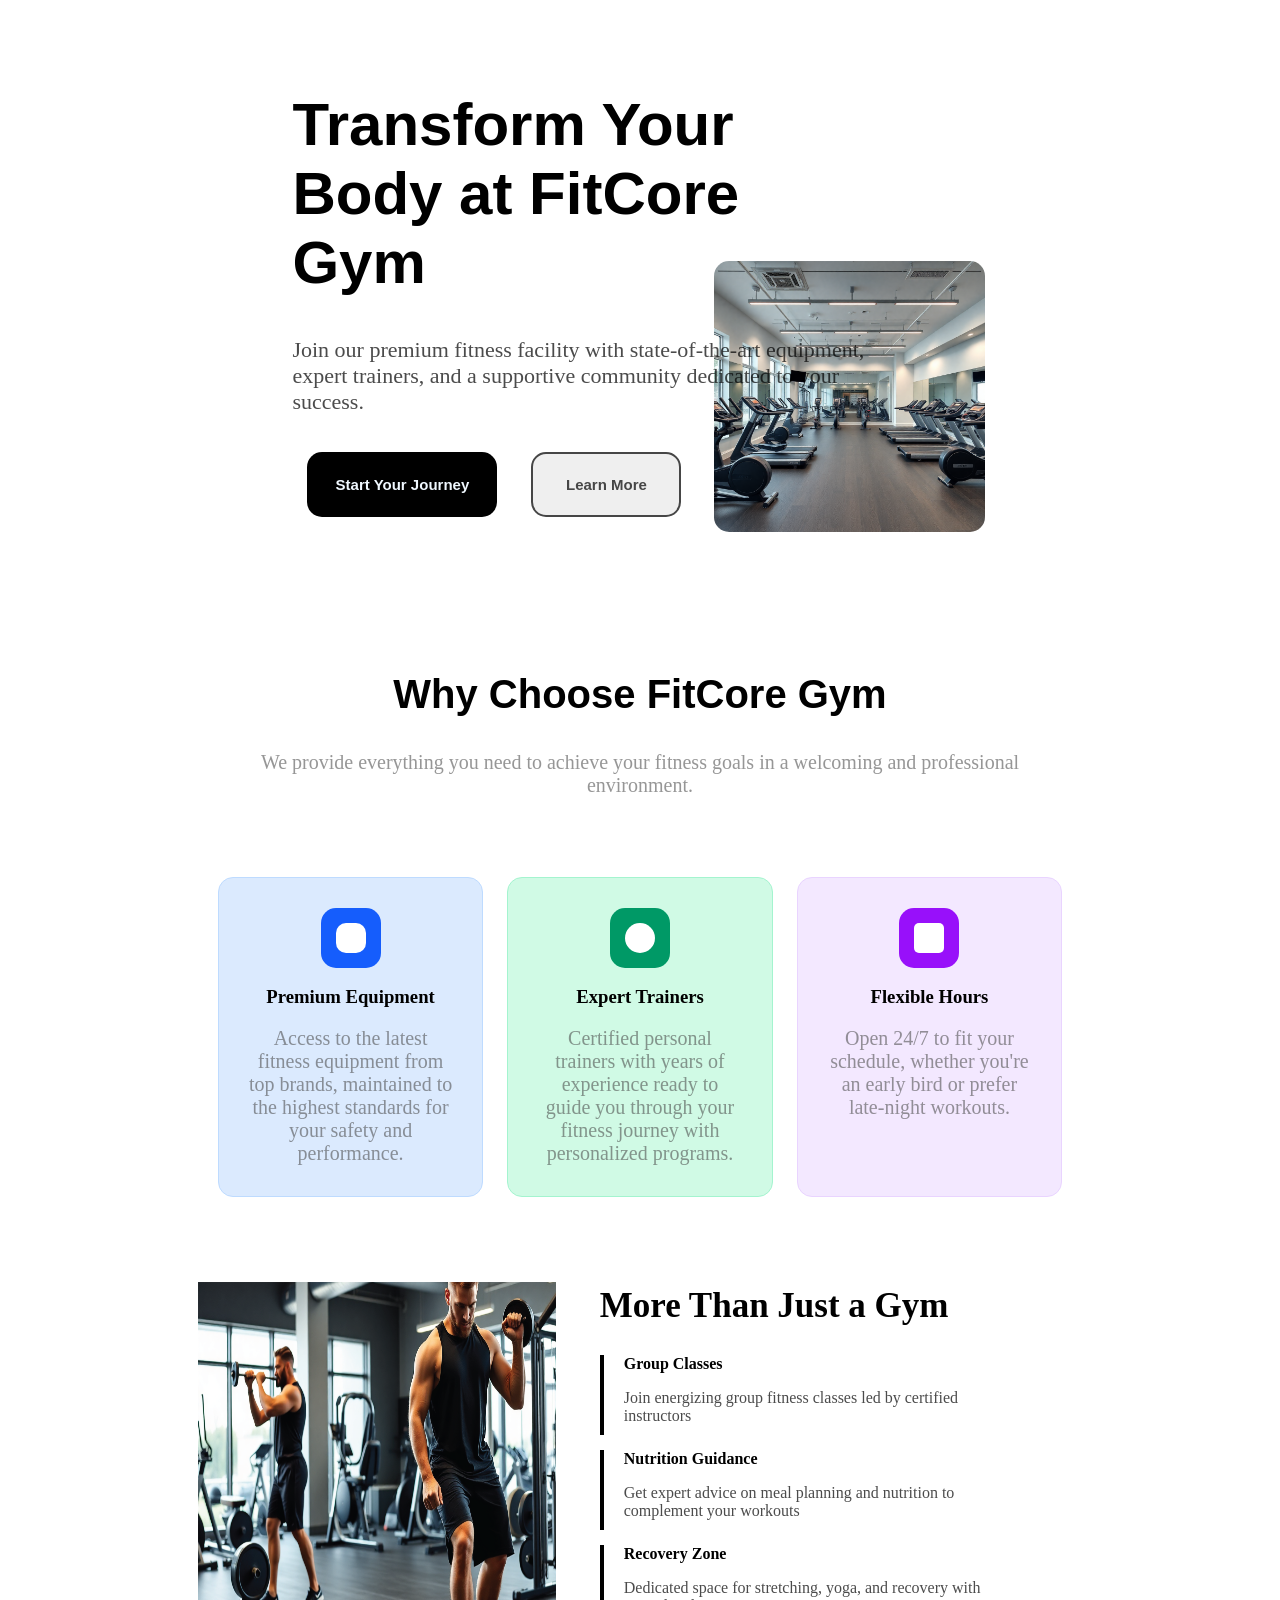
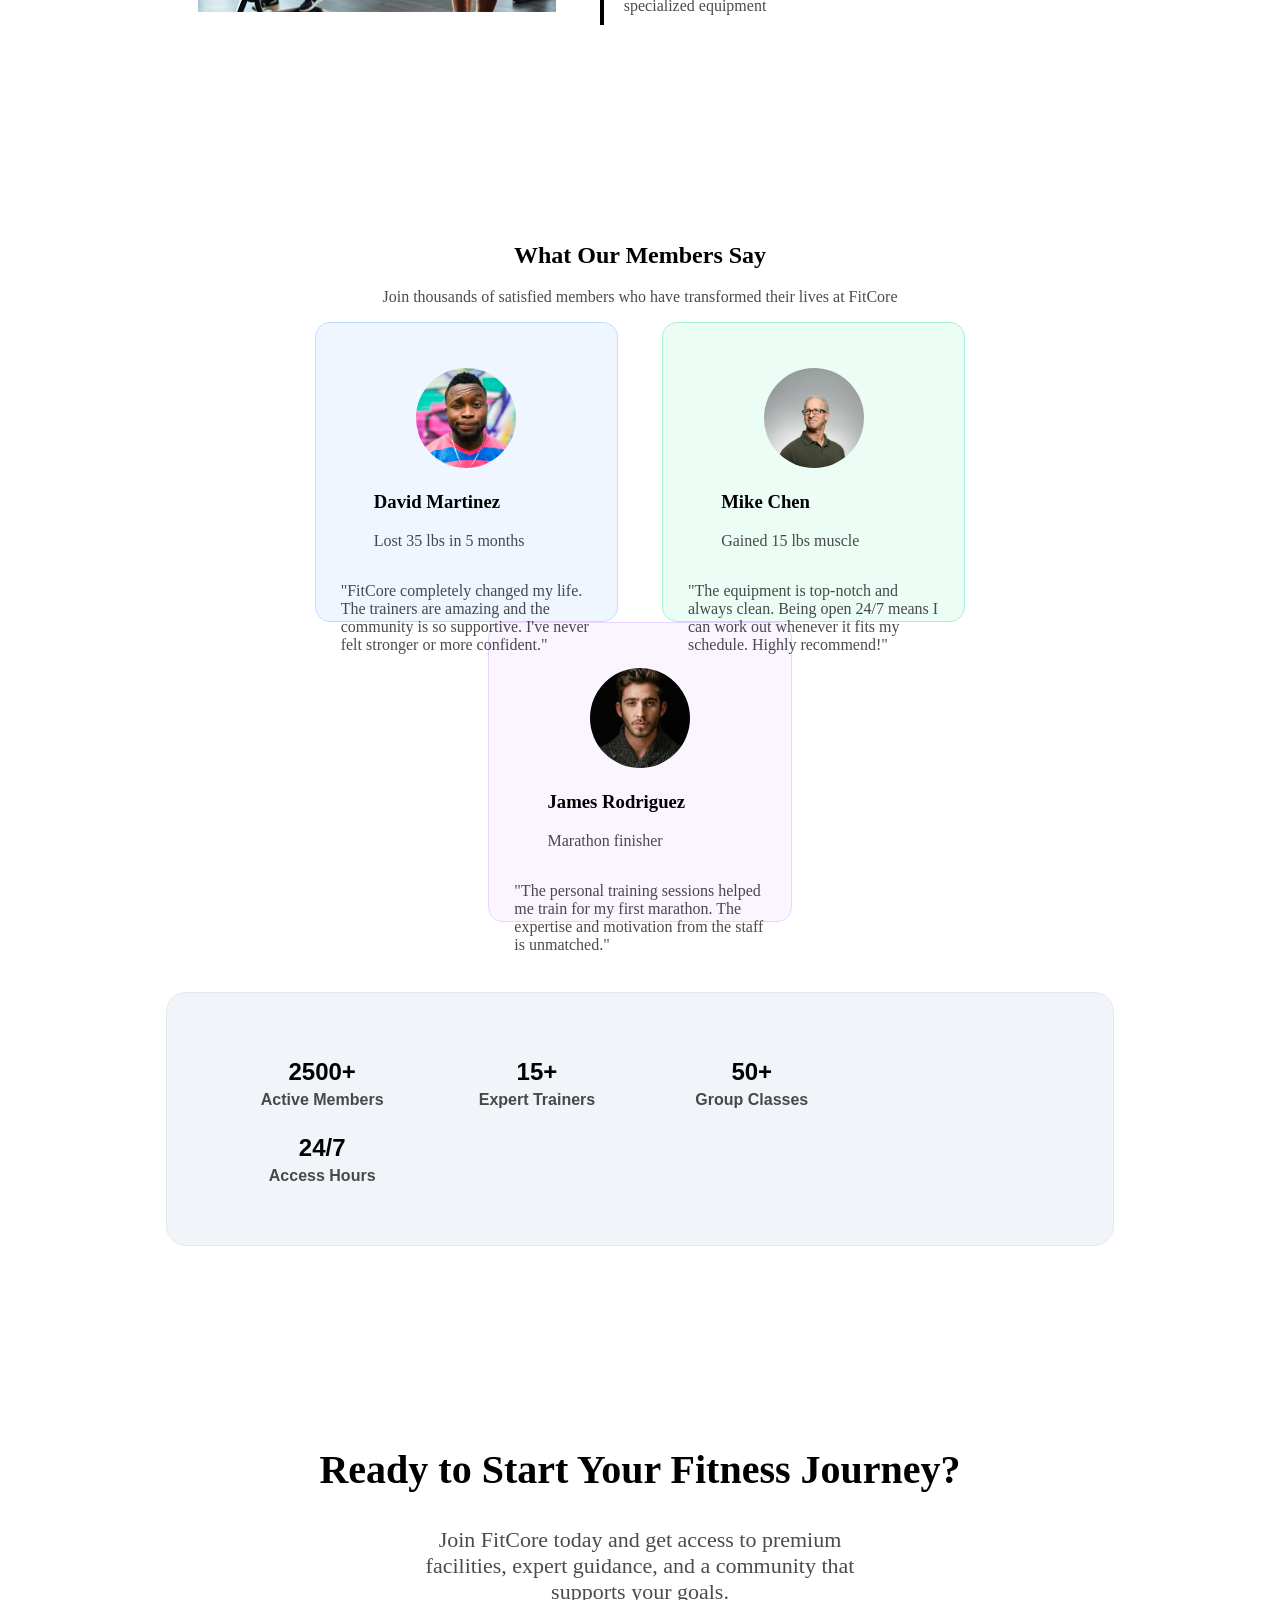
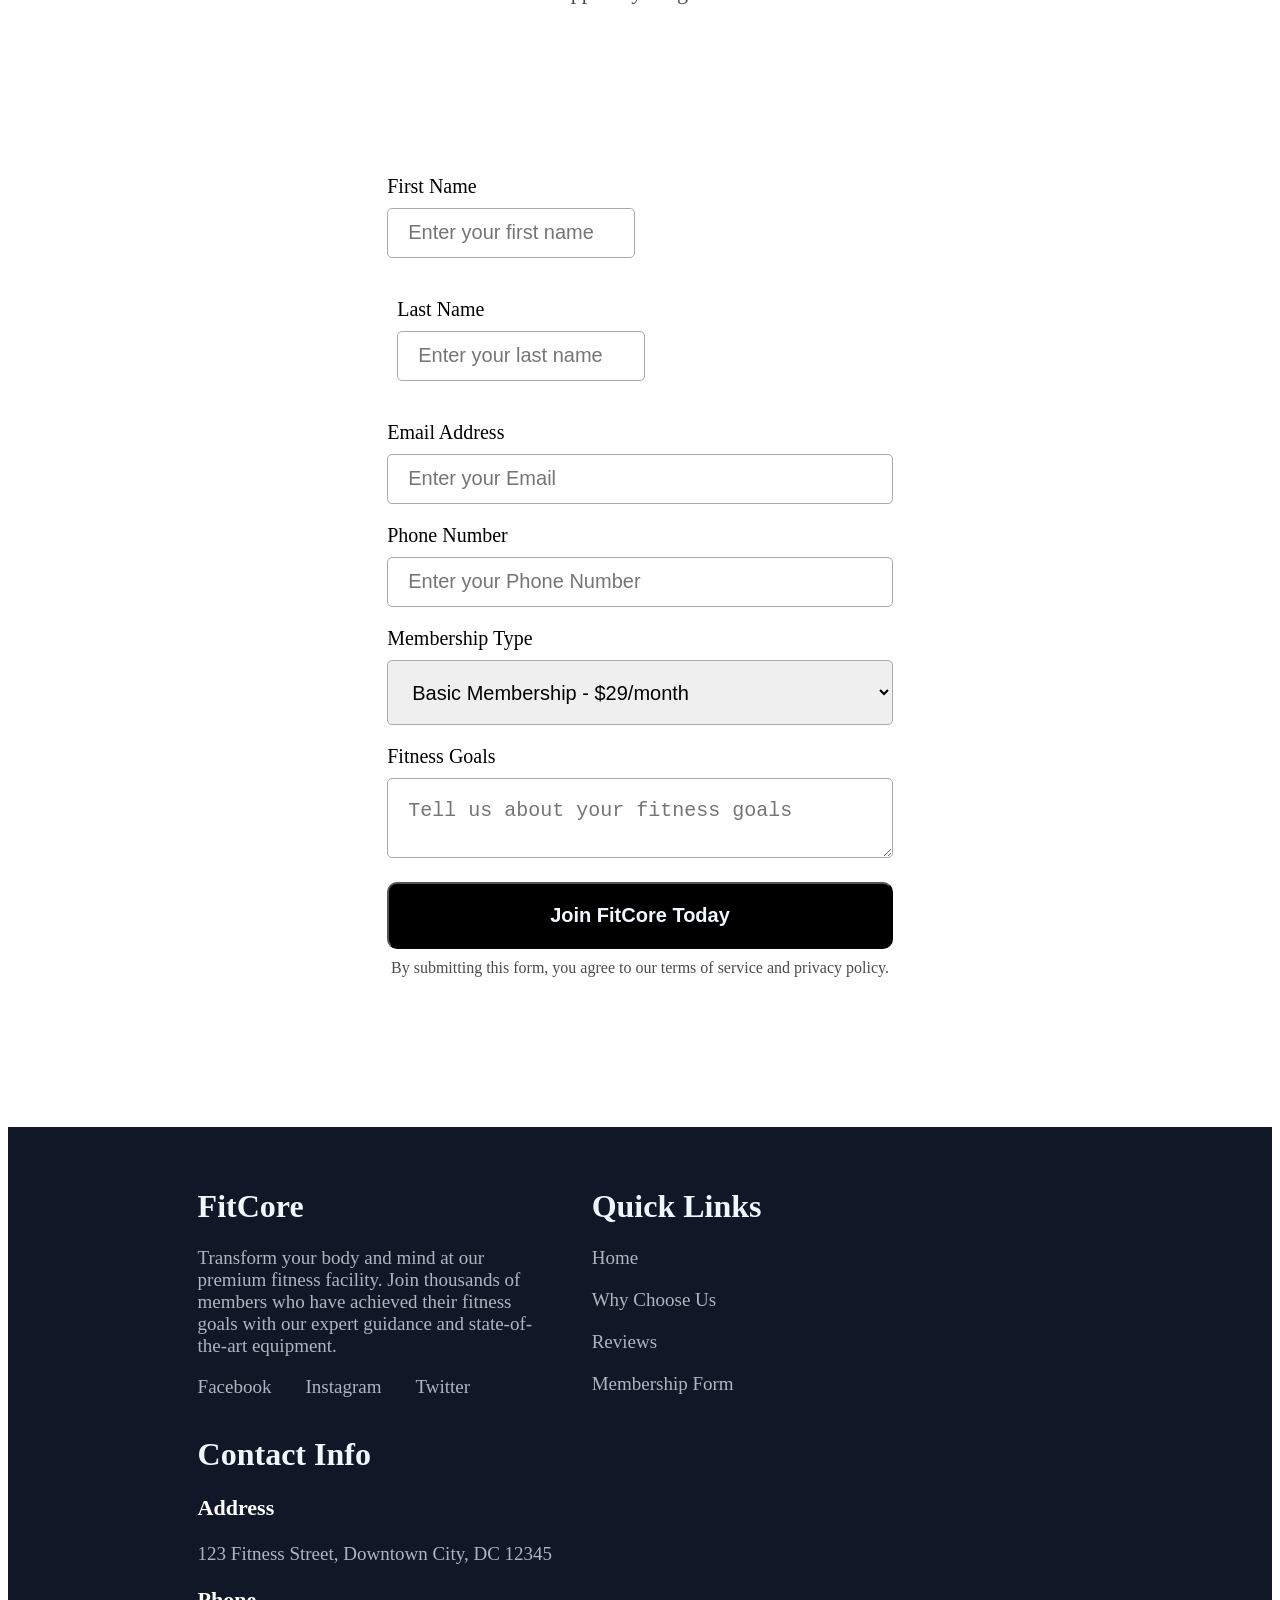
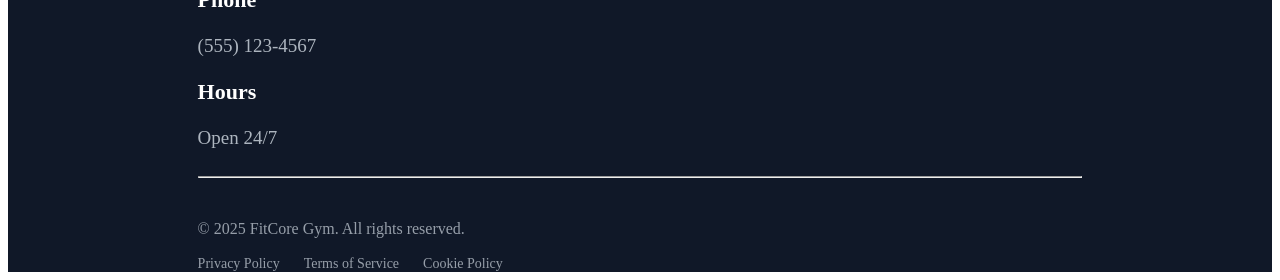
<file: index.html>
<!DOCTYPE html>
<html lang="en">
<head>
    <meta charset="UTF-8">
    <meta name="viewport" content="width=device-width, initial-scale=1.0">
    <title>Page landing (Gym Assignment)</title>
    <link rel="stylesheet" href="./style.css">
</head>
<body>
    <header id="main-header">
        <div class="writings">
        <h1>Transform Your Body at FitCore Gym</h1>
        <p>Join our premium fitness facility with state-of-the-art equipment, expert trainers, and a supportive community dedicated to your success.</p>
        <div class="buttons">
            <button class="first-btn">Start Your Journey</button>
            <button class="second-btn">Learn More</button>
        </div>
        </div>
        <img src="./Images/hero-section-img.png" alt="" width="380">
    </header>

    <main>
        <article>
            <div class="why-fitcore-gym">
                <h1 id="why?">Why Choose FitCore Gym</h1>
                <p>We provide everything you need to achieve your fitness goals in a welcoming and professional environment.</p>
                
                    <div id="boxes-parent">
                        <div class="boxes" id="premium-equipment">
                        <div><div></div></div>
                        <h3>Premium Equipment</h3>
                        <p>Access to the latest fitness equipment from top brands, maintained to the highest standards for your safety and performance.</p>
                    </div>
                    <div class="boxes" id="expert-trainers">
                        <div><div></div></div>
                        <h3>Expert Trainers</h3>
                        <p>Certified personal trainers with years of experience ready to guide you through your fitness journey with personalized programs.</p>
                    </div>
                    <div class="boxes" id="flexible-hours">
                        <div><div></div></div>
                        <h3>Flexible Hours</h3>
                        <p>Open 24/7 to fit your schedule, whether you're an early bird or prefer late-night workouts.</p>
                    </div>
                    </div>        
            </div>

            <div class="more-than-a-gym">
              <div class="container">
                  <div class="img"><img src="./Images/why-choose-us.png" alt="" width="400"></div>
                <div class="writings">
                    <h2>More Than Just a Gym</h2>
                    <div class="heads">
                        <h4>Group Classes</h4>
                        <p>Join energizing group fitness classes led by certified instructors</p>
                    </div>
                    <div class="heads">
                        <h4>Nutrition Guidance</h4>
                        <p>Get expert advice on meal planning and nutrition to complement your workouts</p>
                    </div>
                    <div class="heads">
                        <h4>Recovery Zone</h4>
                        <p>Dedicated space for stretching, yoga, and recovery with specialized equipment</p>
                    </div>
                </div>
              </div>
            </div>

            <div class="members-say">
                <h1 id="reviews">What Our Members Say</h1>
                <p>Join thousands of satisfied members who have transformed their lives at FitCore</p>
                <div class="members">
                    <div class="member">
                        <div class="personal-img"><img src="./Images/avatar-1.jpg" alt=""></div>
                        <div class="member-info">
                        <h3>David Martinez</h3>
                        <p>Lost 35 lbs in 5 months</p>
                        </div>
                        <p>"FitCore completely changed my life. The trainers are amazing and the community is so supportive. I've never felt stronger or more confident."</p>
                    </div>
                    <div class="member">
                        <div class="personal-img"><img src="./Images/avatar-2.jpg" alt=""></div>
                        <div class="member-info">
                        <h3>Mike Chen</h3>
                        <p>Gained 15 lbs muscle</p>
                        </div>
                        <p>"The equipment is top-notch and always clean. Being open 24/7 means I can work out whenever it fits my schedule. Highly recommend!"</p>
                    </div>
                    <div class="member">
                        <div class="personal-img"><img src="./Images/avatar-3.jpg" alt=""></div>
                        <div class="member-info">
                        <h3>James Rodriguez</h3>
                        <p>Marathon finisher</p>
                        </div>
                        <p>"The personal training sessions helped me train for my first marathon. The expertise and motivation from the staff is unmatched."</p>
                    </div>
                </div>
            </div>

            <div class="statistics">
                <div>
                    <h1>2500+</h1>
                    <p>Active Members</p>
                </div>
                <div>
                    <h1>15+</h1>
                    <p>Expert Trainers</p>
                </div>
                <div>
                    <h1>50+</h1>
                    <p>Group Classes</p>
                </div>
                <div>
                    <h1>24/7</h1>
                    <p>Access Hours</p>
                </div>
            </div>
        </article>

        <section>
            <div class="ready-to-start">
                <h1>Ready to Start Your Fitness Journey?</h1>
                <p>Join FitCore today and get access to premium facilities, expert guidance, and a community that supports your goals.</p>
            </div>


            <div class="application" id="gym-form">
                <form action="#">
                    <div class="name">
                        <label for="first-name">First Name</label>
                        <input type="text" name="first-name" id="first-name" placeholder="Enter your first name">
                    </div>
                    <div class="name">
                        <label for="last-name">Last Name</label>
                        <input type="text" name="last-name" id="last-name" placeholder="Enter your last name">
                    </div>
                    <div class="email">
                        <label for="email-address">Email Address</label>
                        <input type="email" name="email-address" id="email-address" placeholder="Enter your Email">
                    </div>
                    <div class="phone">
                        <label for="phone-number">Phone Number</label>
                        <input type="tel" name="phone-number" id="phone-number" placeholder="Enter your Phone Number">
                    </div>
                    <div class="membership">
                        <label for="membership-type">Membership Type</label>
                        <select name="membership-type" id="membership-type">
                            <option value="Basic Membership - $29/month">Basic Membership - $29/month</option>
                            <option value="Premium Membership - $49/month">Premium Membership - $49/month</option>
                            <option value="VIP Membership - $79/month">VIP Membership - $79/month</option>
                        </select>
                    </div>
                    <div class="fitness">
                        <label for="fitness-goals">Fitness Goals</label>
                        <textarea type="text" name="fitness-goals" id="fitness-goals" placeholder="Tell us about your fitness goals"></textarea>
                    </div>
                    <button>Join FitCore Today</button>
                </form>
                <p>By submitting this form, you agree to our terms of service and privacy policy.</p>
            </div>
        </section>

        <footer>
            <div class="container">
                <div class="fit-core">
                    <h1>FitCore</h1>
                    <p>Transform your body and mind at our premium fitness facility. Join thousands of members who have achieved their fitness goals with our expert guidance and state-of-the-art equipment.</p>
                    <a target="_blank" href="https://www.facebook.com/">Facebook</a>
                    <a target="_blank" href="https://www.instagram.com/">Instagram</a>
                    <a target="_blank" href="https://x.com/">Twitter</a>
                </div>
                <div class="links">
                    <h1>Quick Links</h1>
                    <div><a href="#main-header">Home</a></div>
                    <div><a href="#why?">Why Choose Us</a></div>
                    <div><a href="#reviews">Reviews</a></div>
                    <div><a href="#gym-form">Membership Form</a></div>
                </div>
                <div class="contact-info">
                    <h1>Contact Info</h1>
                    <p>Address</p>
                    <p>123 Fitness Street, Downtown City, DC 12345</p>
                    <p>Phone</p>
                    <p>(555) 123-4567</p>
                    <p>Hours</p>
                    <p>Open 24/7</p>
                </div>
                <hr><br>
                <div class="foot">
                    <div class="rights"><p>© 2025 FitCore Gym. All rights reserved.</p></div>
                    <div class="foot-links">
                        <a href="">Privacy Policy</a>
                        <a href="">Terms of Service</a>
                        <a href="">Cookie Policy</a>
                    </div>
                </div>
            </div>
        </footer>
    </main>
    
</body>
</html>
</file>
<file: style.css>
*{
    box-sizing: border-box;
    /* margin: 0; */
}
html {
  scroll-behavior: smooth;
}

p{
    opacity: 0.7;
}

header{
    width: 55%;
    margin: auto;
    margin-top: 50px;
    .writings{
    display: inline-block;
    width: 60%;
        h1{
            width: 450px;
            font-family: 'Franklin Gothic Medium', 'Arial Narrow', Arial, sans-serif;
            font-size: 60px;
        }
        p{
            font-size: 22px;
            width: 580px;
        }
        .buttons{
            button{
                width: 190px;
                height: 65px;
                /* padding: 25px; */
                font-size: 15px;
                font-weight: bolder;
                border-radius: 15px;
                margin: 15px;
                    border: 2px rgb(70, 70, 70) solid;
                    color: rgb(70, 70, 70);
                &:hover{
                    cursor: pointer;
                }
                &:first-child{
                    background-color: black;
                    color: aliceblue;
                border: black;
            }
            &:last-child{
                width: 150px;
            }
            }
        }
    }
    img{
        border-radius: 15px;
        width: 39%;
        vertical-align: bottom;
    }
}



main{
    article{
        margin-top: 140px;
        .why-fitcore-gym{
            text-align: center;
            width: 70%;
            margin: auto;
            h1{
                font-family: 'Franklin Gothic Medium', 'Arial Narrow', Arial, sans-serif;
                font-size: 40px;
            }
            p{
                /* font-family: 'Franklin Gothic Medium', 'Arial Narrow', Arial, sans-serif; */
                font-size: 20px;
                width: 800px;
                margin: auto;
                margin-bottom: 70px;
                color: rgb(70, 70, 70, 0.8);
            }
            #boxes-parent{
             margin: auto;
             /* background-color: blue; */
             height: 320px;
            .boxes{
                background-color: aqua;
                display: inline-block;
                width: 30%;
                height: 100%;
                padding: 30px;
                margin: 10px;
                vertical-align: top;
                border-radius: 15px;
                div{
                    width: 60px;
                    height: 60px;
                    margin: auto;
                    background-color: brown;
                    position: relative;
                    border-radius: 15px;
                    div{
                        width: 50%;
                        height: 50%;
                        background-color: white;
                        position: absolute; left: 25%; top: 25%;
                        border-radius: 0;
                        
                    }
                }
                /* h3{
                } */
                p{
                    /* background-color: bisque; */
                    display: inline;
                }
             }
             #premium-equipment{
                background-color: rgb(219, 234, 254);
                border: 1px solid rgb(190, 219, 255);
                div{
                    background-color: rgb(21, 93, 252);
                    div{
                        background-color: white;
                        border-radius: 10px;
                    }
                }
             }
             #expert-trainers{
                background-color: rgb(208, 250, 229);
                border: 1px solid rgb(164, 244, 207);
                div{
                    background-color: rgb(0, 153, 102);
                    div{
                        background-color: white;
                        border-radius: 50%;
                    }
                }
             }
             #flexible-hours{
                background-color: rgb(243, 232, 255);
                border: 1px solid rgb(233, 212, 255);
                div{
                    background-color: rgb(152, 16, 250);
                    div{
                        background-color: white;
                        border-radius: 5px;
                    }
                }
             }
            }
        }
        .more-than-a-gym{
            /* background-color: aqua; */
            margin: 70px auto 0px;
            width: 70%;
            .container{
                margin: auto;
                /* background-color: blue; */
                width: 100%;
                height: 330px;
                margin: auto;
                    div{
                    /* background-color: brown; */
                    display: inline-block;
                    width: 45%;
                    height: 100%;
                    vertical-align: top;
                    }
                    .img{
                        /* background-color: aqua; */
                        img{
                            margin: 25px auto;
                            width: 90%;
                            height: 100%;
                        }
                    }
            .writings{
                /* background-color: chartreuse; */
                height: 80%;
                h2{
                    font-size: 35px;
                    /* height: 10px; */
                    /* background-color: aliceblue; */
                }
                .heads{
                    display: inline-block;
                    /* background-color: blueviolet; */
                    border-left: 4px solid black;
                    margin-bottom: 15px;
                    padding-left: 20px;
                    width: 100%;
                    height: 80px;
                    /* border: 1px solid black; */
                    h4{
                        margin: 0;
                        /* color: aliceblue; */
                        width: 100%;
                    }
                    p{
                        width: 100%;
                    }
                }
            }
            }
        }

        .members-say{
            /* background-color: aqua; */
            margin-top: 255px;
            text-align: center;
            .members{
                width: 80%;
                margin: auto;
                .member{
                    border: 2px solid black;
                    display: inline-block;
                    width: 30%;
                    height: 300px;
                    vertical-align: top;
                    margin: 0 20px;
                    border-radius: 15px;
                    padding: 45px 25px;
                    .personal-img{
                        display: inline-block;
                        vertical-align: top;
                        img{
                            width: 100px;
                            border-radius: 50%;
                        }
                    }
                    .member-info{
                        display: inline-block;
                        /* background-color: blueviolet; */
                        width: 200px;
                        margin-left: 15px;
                        h3{
                            width: 100%;
                            text-align: start;
                        }
                        p{
                            width: 100%;
                            text-align: start;
                        }
                    }
                    p{
                        width: 100%;
                        text-align: start;
                    }
                }
                .member:first-child{
                    background-color: rgb(239, 246, 255);
                    border: 1px solid rgb(195, 222, 255);
                }
                .member:nth-child(2){
                    background-color: rgb(236, 253, 245);
                    border: 1px solid rgb(164, 244, 207);
                }
                .member:last-child{
                    background-color: rgb(250, 245, 255);
                    border: 1px solid rgb(233, 212, 255);
                }
            }
        }
        .statistics{
            width: 75%;
            margin: 70px auto;
            border-radius: 20px;
            background-color: rgb(241, 245, 249);
            border: 1px solid rgb(226, 232, 240);
            padding: 50px;
            font-family: Verdana, Geneva, Tahoma, sans-serif;
            font-weight: 900;
            div{
                display: inline-block;
                width: 22.5%;
                margin: 10px;
                text-align: center;
                h1{
                    margin: 5px;
                }
                p{
                    margin: 0;
                }
            }
        }

    }
    section{
        margin-top: 200px;
        .ready-to-start{
            width: 70%;
            margin: auto;
            text-align: center;
            h1{
                font-size: 40px;
            }
            p{
                font-size: 22px;
                width: 50%;
                margin: auto;
                opacity: 0.7;
            }
        }
            .application{
        /* background-color: aqua; */
        width: 40%;
        margin: 150px auto;
        div{
            /* background-color: red; */
            margin: 20px 0;
            label{
                display: block;
                font-size: 20px;
                margin-bottom: 10px;
            }
            input{
                width: 100%;
                height: 50px;
                padding: 20px;
                font-size: 20px;
                border-radius: 5px;
                border: 1px solid darkgray;
            }
            select{
                width: 100%;
                height: 65px;
                padding: 20px;
                font-size: 20px;
                border-radius: 5px;
                border: 1px solid darkgray;
            }
            textarea{
                                width: 100%;
                height: 80px;
                padding: 20px;
                font-size: 20px;
                border-radius: 5px;
                border: 1px solid darkgray;
            }
        }
        .name{
            display: inline-block;
            width: 49%;
        }
        .name:nth-child(2){
            margin-left: 10px;
        }
        button{
            background-color: black;
            color: aliceblue;
            padding: 20px;
            width: 100%;
            border-radius: 10px;
            font-size: 20px;
            font-weight: 700;
        }
        p{
            text-align: center;
            margin-top: 10px;
        }
    }
    }

    footer{
        background-color: rgb(16, 24, 40);
        color: aliceblue;
        p{
            font-size: 19px;
        }
        a{
            font-size: 19px;

        }
        .container{
            
            width: 70%;
            margin: auto;
            padding-top: 40px;
            div{
                display: inline-block;
            }
            .fit-core{
                vertical-align: top;
                margin-right: 45px;
                width: 39%;
                p{
                    opacity: 0.7;
                }
                a{
                    text-decoration: none;
                    color: aliceblue;
                    opacity: 0.7;
                    margin-right: 30px;
                }
            }
            .links{
                vertical-align: top;
                width: 25%;
                div{
                    display: block;
                    width: 100%;
                    margin-bottom: 20px;
                    a{
                        color: aliceblue;
                        text-decoration: none;
                        opacity: 0.7;
                    }
                }
            }
            .contact-info{
                vertical-align: top;
                p:nth-child(2){
                    font-weight: 900;
                    font-size: 22px;
                    color: white;
                    opacity: 1;
                }
                p:nth-child(4){
                    font-weight: 900;
                    font-size: 22px;
                    color: white;
                    opacity: 1;
                }
                p:nth-child(6){
                    font-weight: 900;
                    font-size: 22px;
                    color: white;
                    opacity: 1;
                }
                

            }
            .foot{
                width: 100%;
                .rights{
                    width: 68.1%;
                    p{
                        font-size: 16px;
                        opacity: 0.6;
                    }
                }
                .foot-links{
                    a{
                        color: aliceblue;
                        text-decoration: none;
                        margin-right: 20px;
                        font-size: 14px;
                        opacity: 0.6;
                    }
                }
            }

        }
    }


}
</file>
